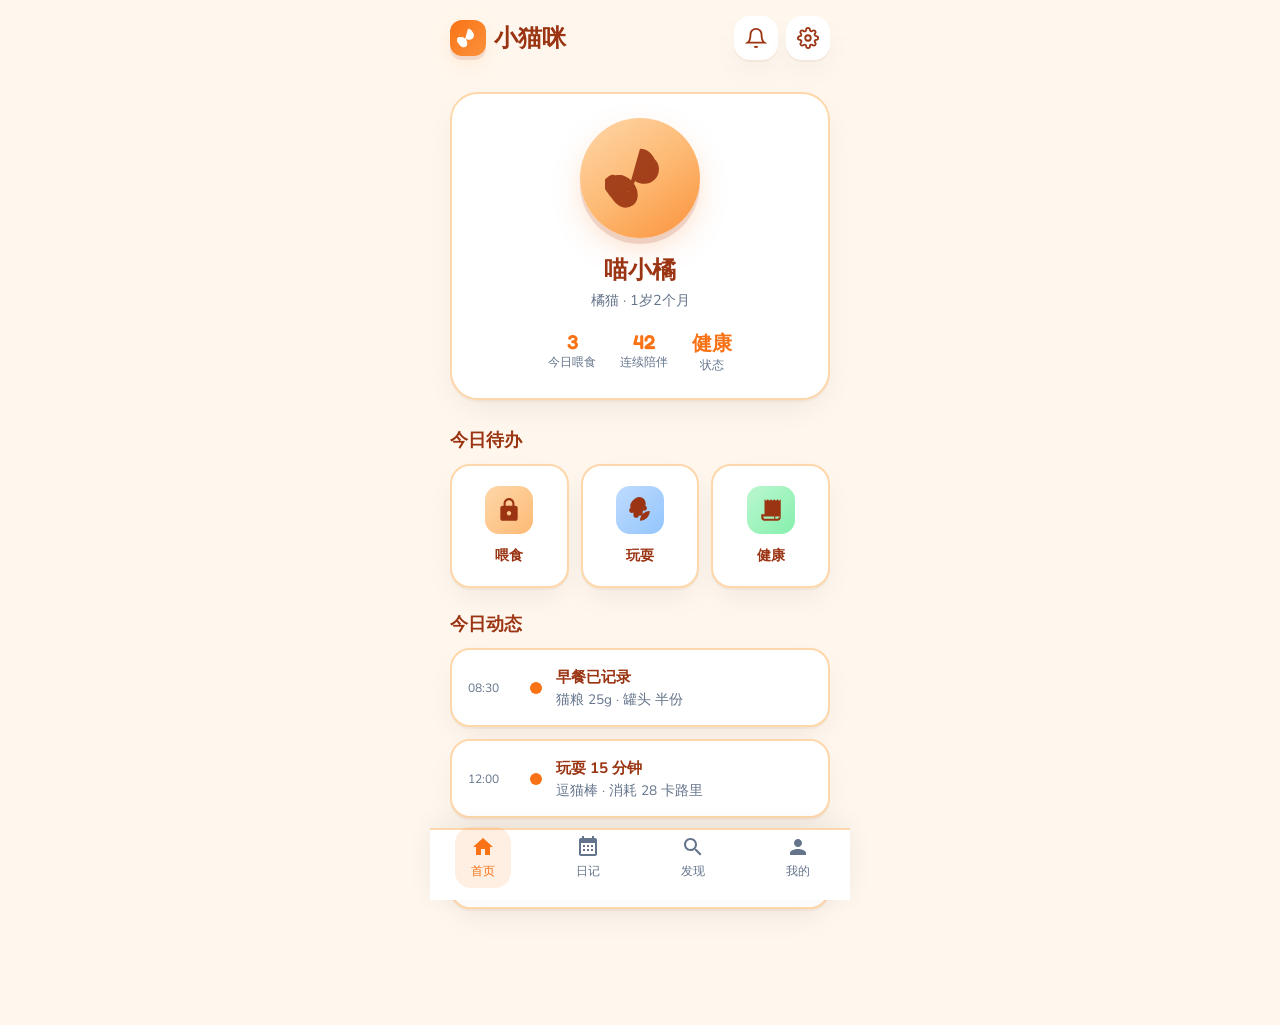
<file: ui-ux-pro-max-skill/preview/xiaomaomi-app.html>
<!DOCTYPE html>
<html lang="zh-CN">
<head>
  <meta charset="UTF-8">
  <meta name="viewport" content="width=device-width, initial-scale=1.0">
  <title>小猫咪 - 萌宠日常</title>
  <link rel="preconnect" href="https://fonts.googleapis.com">
  <link rel="preconnect" href="https://fonts.gstatic.com" crossorigin>
  <link href="https://fonts.googleapis.com/css2?family=Fredoka:wght@400;500;600;700&family=Nunito:wght@300;400;500;600;700&display=swap" rel="stylesheet">
  <style>
    :root {
      /* Pet Tech App 配色 - 来自 UI/UX Pro Max design system */
      --primary: #F97316;
      --primary-on: #0F172A;
      --secondary: #FB923C;
      --accent: #2563EB;
      --accent-on: #FFFFFF;
      --background: #FFF7ED;
      --foreground: #9A3412;
      --card: #FFFFFF;
      --card-foreground: #9A3412;
      --muted: #F1F0F0;
      --muted-foreground: #64748B;
      --border: #FED7AA;
      --destructive: #DC2626;
      --ring: #F97316;
      --radius-outer: 28px;
      --radius-card: 20px;
      --radius-btn: 16px;
      --shadow-clay: 0 4px 0 0 rgba(154, 52, 18, 0.12), 0 8px 24px -4px rgba(249, 115, 22, 0.15);
      --shadow-card: 0 2px 0 0 rgba(154, 52, 18, 0.06), 0 12px 32px -8px rgba(0,0,0,0.08);
    }

    * { box-sizing: border-box; margin: 0; padding: 0; }
    html { font-size: 16px; }
    body {
      font-family: 'Nunito', -apple-system, sans-serif;
      background: var(--background);
      color: var(--foreground);
      min-height: 100vh;
      padding-bottom: 80px;
      -webkit-font-smoothing: antialiased;
    }

    /* Header */
    .header {
      padding: 16px 20px 12px;
      display: flex;
      align-items: center;
      justify-content: space-between;
      background: linear-gradient(180deg, rgba(255,247,237,0.98) 0%, var(--background) 100%);
      position: sticky;
      top: 0;
      z-index: 10;
    }
    .logo {
      font-family: 'Fredoka', sans-serif;
      font-weight: 700;
      font-size: 1.5rem;
      color: var(--foreground);
      display: flex;
      align-items: center;
      gap: 8px;
    }
    .logo-icon {
      width: 36px;
      height: 36px;
      background: linear-gradient(135deg, var(--primary), var(--secondary));
      border-radius: 12px;
      display: flex;
      align-items: center;
      justify-content: center;
      box-shadow: var(--shadow-clay);
    }
    .logo-icon svg {
      width: 22px;
      height: 22px;
      fill: white;
    }
    .header-actions {
      display: flex;
      gap: 8px;
    }
    .icon-btn {
      width: 44px;
      height: 44px;
      border-radius: var(--radius-btn);
      border: none;
      background: var(--card);
      color: var(--foreground);
      cursor: pointer;
      display: flex;
      align-items: center;
      justify-content: center;
      box-shadow: var(--shadow-card);
      transition: transform 0.2s ease, box-shadow 0.2s ease;
    }
    .icon-btn:hover { transform: scale(0.96); }
    .icon-btn:focus-visible { outline: 2px solid var(--ring); outline-offset: 2px; }
    .icon-btn svg { width: 22px; height: 22px; }

    /* Hero - 主猫卡片 */
    .hero {
      padding: 20px;
      margin-bottom: 8px;
    }
    .hero-card {
      background: var(--card);
      border-radius: var(--radius-outer);
      padding: 24px;
      box-shadow: var(--shadow-card);
      border: 2px solid var(--border);
      text-align: center;
    }
    .cat-avatar {
      width: 120px;
      height: 120px;
      margin: 0 auto 16px;
      background: linear-gradient(145deg, #FED7AA 0%, #FDBA74 50%, #FB923C 100%);
      border-radius: 50%;
      display: flex;
      align-items: center;
      justify-content: center;
      box-shadow: 0 6px 0 0 rgba(154, 52, 18, 0.15), 0 12px 32px -4px rgba(249, 115, 22, 0.25);
    }
    .cat-avatar svg {
      width: 70px;
      height: 70px;
      fill: var(--foreground);
      opacity: 0.9;
    }
    .hero-card h1 {
      font-family: 'Fredoka', sans-serif;
      font-size: 1.5rem;
      color: var(--foreground);
      margin-bottom: 4px;
    }
    .hero-card .subtitle {
      font-size: 0.9rem;
      color: var(--muted-foreground);
      margin-bottom: 20px;
    }
    .stats-row {
      display: flex;
      justify-content: center;
      gap: 24px;
    }
    .stat {
      text-align: center;
    }
    .stat-value {
      font-family: 'Fredoka', sans-serif;
      font-weight: 600;
      font-size: 1.25rem;
      color: var(--primary);
    }
    .stat-label {
      font-size: 0.75rem;
      color: var(--muted-foreground);
    }

    /* 快捷操作区 */
    .section-title {
      font-family: 'Fredoka', sans-serif;
      font-size: 1.1rem;
      padding: 0 20px 12px;
      color: var(--foreground);
    }
    .quick-actions {
      padding: 0 20px 24px;
      display: grid;
      grid-template-columns: repeat(3, 1fr);
      gap: 12px;
    }
    .action-card {
      background: var(--card);
      border-radius: var(--radius-card);
      padding: 20px 12px;
      text-align: center;
      box-shadow: var(--shadow-card);
      border: 2px solid var(--border);
      cursor: pointer;
      transition: transform 0.2s ease, box-shadow 0.2s ease;
      text-decoration: none;
      color: inherit;
      display: block;
    }
    .action-card:hover {
      transform: translateY(-2px);
      box-shadow: 0 4px 0 0 rgba(154, 52, 18, 0.08), 0 16px 40px -8px rgba(0,0,0,0.12);
    }
    .action-card:focus-visible { outline: 2px solid var(--ring); outline-offset: 2px; }
    .action-icon {
      width: 48px;
      height: 48px;
      margin: 0 auto 10px;
      border-radius: 14px;
      display: flex;
      align-items: center;
      justify-content: center;
    }
    .action-card:nth-child(1) .action-icon { background: linear-gradient(135deg, #FED7AA, #FDBA74); }
    .action-card:nth-child(2) .action-icon { background: linear-gradient(135deg, #BFDBFE, #93C5FD); }
    .action-card:nth-child(3) .action-icon { background: linear-gradient(135deg, #BBF7D0, #86EFAC); }
    .action-icon svg { width: 26px; height: 26px; fill: var(--foreground); }
    .action-card span {
      font-size: 0.9rem;
      font-weight: 600;
      color: var(--foreground);
    }

    /* 今日动态 */
    .feed-section {
      padding: 0 20px 24px;
    }
    .feed-card {
      background: var(--card);
      border-radius: var(--radius-card);
      padding: 16px;
      margin-bottom: 12px;
      box-shadow: var(--shadow-card);
      border: 2px solid var(--border);
      display: flex;
      align-items: center;
      gap: 14px;
    }
    .feed-time {
      font-size: 0.75rem;
      color: var(--muted-foreground);
      min-width: 48px;
    }
    .feed-dot {
      width: 12px;
      height: 12px;
      border-radius: 50%;
      background: var(--primary);
      flex-shrink: 0;
    }
    .feed-content {
      flex: 1;
    }
    .feed-content strong {
      font-size: 0.95rem;
      color: var(--foreground);
    }
    .feed-content p {
      font-size: 0.85rem;
      color: var(--muted-foreground);
      margin-top: 2px;
    }

    /* 底部导航 */
    .bottom-nav {
      position: fixed;
      bottom: 0;
      left: 0;
      right: 0;
      height: 72px;
      background: var(--card);
      border-top: 2px solid var(--border);
      display: flex;
      justify-content: space-around;
      align-items: center;
      padding: 8px 0 24px;
      box-shadow: 0 -4px 24px rgba(0,0,0,0.06);
    }
    .nav-item {
      display: flex;
      flex-direction: column;
      align-items: center;
      gap: 4px;
      color: var(--muted-foreground);
      text-decoration: none;
      font-size: 0.75rem;
      padding: 8px 16px;
      border-radius: var(--radius-btn);
      transition: color 0.2s, background 0.2s;
    }
    .nav-item:hover, .nav-item.active {
      color: var(--primary);
    }
    .nav-item.active {
      background: rgba(249, 115, 22, 0.12);
    }
    .nav-item svg {
      width: 24px;
      height: 24px;
      fill: currentColor;
    }

    /* 响应式 */
    @media (min-width: 768px) {
      body { max-width: 420px; margin: 0 auto; }
      .bottom-nav { max-width: 420px; left: 50%; transform: translateX(-50%); }
    }
  </style>
</head>
<body>
  <header class="header">
    <div class="logo">
      <div class="logo-icon" aria-hidden="true">
        <svg viewBox="0 0 24 24" xmlns="http://www.w3.org/2000/svg"><path d="M12 2c2.5 0 4 1.5 5 3.5 1 .9 1.5 2.1 1.5 3.5 0 2.8-2.2 5-5 5-1.2 0-2.3-.4-3.2-1-.1.4-.3.8-.5 1.2-.6 1.2-1.5 2.2-2.6 2.8-.3.2-.7.3-1 .5-.4.2-.8.4-1.2.5-.5.2-1 .3-1.5.3-1.7 0-3.2-1.4-3.5-3.1-.1-.5 0-1 .2-1.5.2-.4.5-.7.8-1 .4-.4.8-.7 1.2-1 .5-.3 1-.5 1.5-.6.6-.2 1.2-.2 1.8-.1.5.1 1 .3 1.5.5.4.2.8.4 1.2.7.3.2.6.5.9.8.2.2.4.4.6.7.2.2.3.5.5.7.2.3.3.6.5 1 .2.4.3.8.4 1.2.1.5.1 1 .1 1.5 0 .5-.1 1-.3 1.5-.2.5-.5.9-.8 1.3-.4.4-.9.7-1.4.9-.5.2-1 .4-1.6.4-.5 0-1-.1-1.5-.3-.4-.2-.8-.4-1.2-.7-.3-.2-.6-.5-.9-.8-.2-.2-.4-.5-.6-.7-.2-.3-.4-.5-.6-.8-.2-.2-.4-.5-.6-.7-.2-.2-.4-.5-.5-.7-.2-.2-.3-.5-.5-.7-.1-.2-.3-.4-.4-.6-.1-.2-.2-.4-.3-.6-.1-.2-.2-.4-.2-.6-.1-.2-.1-.4-.2-.6 0-.2-.1-.4-.1-.6 0-.2 0-.4.1-.6.1-.2.2-.4.3-.5.1-.2.3-.3.4-.5.2-.1.3-.3.5-.4.2-.1.3-.3.5-.4.2-.1.4-.2.6-.3.2-.1.4-.1.6-.2.2 0 .4 0 .6.1.2 0 .4.1.6.2.2.1.4.2.5.4.2.1.3.3.5.5.1.2.3.4.4.6.1.2.2.4.3.6.1.2.1.4.2.7.1.2 0 .5.1.7.1.2 0 .5 0 .7-.1.2-.1.5-.2.7-.4.2-.2.4-.4.6-.6.2-.2.3-.5.5-.7.1-.2.3-.5.4-.7.1-.2.2-.5.3-.7.1-.2.1-.5.2-.7 0-.2.1-.5.1-.7 0-.2 0-.5-.1-.7-.1-.2-.2-.4-.4-.6-.2-.2-.4-.3-.6-.5-.2-.1-.4-.2-.7-.3-.2-.1-.5-.1-.7-.1-.2 0-.5.1-.7.2-.2.1-.4.2-.6.4-.2.2-.3.4-.5.6-.1.2-.2.4-.3.6-.1.2-.1.4-.2.6 0 .2 0 .4.1.6.1.2.1.4.2.5.1.2.2.3.3.5.1.2.2.4.3.5.1.2.2.3.3.5.1.2.1.3.2.5.1.2.1.3.2.5.1.2.1.3.1.5 0 .2.1.4.1.5.1.2 0 .3.1.5.1.2.1.3.2.5.2.2.1.3.2.5.2.2.1.3.3.5.3.2.1.3.3.5.3.2.1.3.3.5.3.2.1.3.3.5.3z"/></svg>
      </div>
      小猫咪
    </div>
    <div class="header-actions">
      <button type="button" class="icon-btn" aria-label="通知">
        <svg viewBox="0 0 24 24" fill="none" stroke="currentColor" stroke-width="2"><path d="M18 8A6 6 0 0 0 6 8c0 7-3 9-3 9h18s-3-2-3-9"/><path d="M13.73 21a2 2 0 0 1-3.46 0"/></svg>
      </button>
      <button type="button" class="icon-btn" aria-label="设置">
        <svg viewBox="0 0 24 24" fill="none" stroke="currentColor" stroke-width="2"><circle cx="12" cy="12" r="3"/><path d="M19.4 15a1.65 1.65 0 0 0 .33 1.82l.06.06a2 2 0 0 1 0 2.83 2 2 0 0 1-2.83 0l-.06-.06a1.65 1.65 0 0 0-1.82-.33 1.65 1.65 0 0 0-1 1.51V21a2 2 0 0 1-2 2 2 2 0 0 1-2-2v-.09A1.65 1.65 0 0 0 9 19.4a1.65 1.65 0 0 0-1.82.33l-.06.06a2 2 0 0 1-2.83 0 2 2 0 0 1 0-2.83l.06-.06a1.65 1.65 0 0 0 .33-1.82 1.65 1.65 0 0 0-1.51-1H3a2 2 0 0 1-2-2 2 2 0 0 1 2-2h.09A1.65 1.65 0 0 0 4.6 9a1.65 1.65 0 0 0-.33-1.82l-.06-.06a2 2 0 0 1 0-2.83 2 2 0 0 1 2.83 0l.06.06a1.65 1.65 0 0 0 1.82.33H9a1.65 1.65 0 0 0 1-1.51V3a2 2 0 0 1 2-2 2 2 0 0 1 2 2v.09a1.65 1.65 0 0 0 1 1.51 1.65 1.65 0 0 0 1.82-.33l.06-.06a2 2 0 0 1 2.83 0 2 2 0 0 1 0 2.83l-.06.06a1.65 1.65 0 0 0-.33 1.82V9a1.65 1.65 0 0 0 1.51 1H21a2 2 0 0 1 2 2 2 2 0 0 1-2 2h-.09a1.65 1.65 0 0 0-1.51 1z"/></svg>
      </button>
    </div>
  </header>

  <main>
    <section class="hero">
      <div class="hero-card">
        <div class="cat-avatar" role="img" aria-label="猫咪头像">
          <svg viewBox="0 0 24 24" xmlns="http://www.w3.org/2000/svg"><path d="M12 2c2.5 0 4 1.5 5 3.5 1 .9 1.5 2.1 1.5 3.5 0 2.8-2.2 5-5 5-1.2 0-2.3-.4-3.2-1-.1.4-.3.8-.5 1.2-.6 1.2-1.5 2.2-2.6 2.8-.3.2-.7.3-1 .5-.4.2-.8.4-1.2.5-.5.2-1 .3-1.5.3-1.7 0-3.2-1.4-3.5-3.1-.1-.5 0-1 .2-1.5.2-.4.5-.7.8-1 .4-.4.8-.7 1.2-1 .5-.3 1-.5 1.5-.6.6-.2 1.2-.2 1.8-.1.5.1 1 .3 1.5.5.4.2.8.4 1.2.7.3.2.6.5.9.8.2.2.4.4.6.7.2.2.3.5.5.7.2.3.3.6.5 1 .2.4.3.8.4 1.2.1.5.1 1 .1 1.5 0 .5-.1 1-.3 1.5-.2.5-.5.9-.8 1.3-.4.4-.9.7-1.4.9-.5.2-1 .4-1.6.4-.5 0-1-.1-1.5-.3-.4-.2-.8-.4-1.2-.7-.3-.2-.6-.5-.9-.8-.2-.2-.4-.5-.6-.7-.2-.3-.4-.5-.6-.8-.2-.2-.4-.5-.6-.7-.2-.2-.4-.5-.5-.7-.2-.2-.3-.5-.5-.7-.1-.2-.3-.4-.4-.6-.1-.2-.2-.4-.3-.6-.1-.2-.2-.4-.2-.6-.1-.2-.1-.4-.2-.6 0-.2-.1-.4-.1-.6 0-.2 0-.4.1-.6.1-.2.2-.4.3-.5.1-.2.3-.3.4-.5.2-.1.3-.3.5-.4.2-.1.3-.3.5-.4.2-.1.4-.2.6-.3.2-.1.4-.1.6-.2.2 0 .4 0 .6.1.2 0 .4.1.6.2.2.1.4.2.5.4.2.1.3.3.5.5.1.2.3.4.4.6.1.2.2.4.3.6.1.2.1.4.2.7.1.2 0 .5.1.7.1.2 0 .5 0 .7-.1.2-.1.5-.2.7-.4.2-.2.4-.4.6-.6.2-.2.3-.5.5-.7.1-.2.3-.5.4-.7.1-.2.2-.5.3-.7.1-.2.1-.5.2-.7 0-.2.1-.5.1-.7 0-.2 0-.5-.1-.7-.1-.2-.2-.4-.4-.6-.2-.2-.4-.3-.6-.5-.2-.1-.4-.2-.7-.3-.2-.1-.5-.1-.7-.1-.2 0-.5.1-.7.2-.2.1-.4.2-.6.4-.2.2-.3.4-.5.6-.1.2-.2.4-.3.6-.1.2-.1.4-.2.6 0 .2 0 .4.1.6.1.2.1.4.2.5.1.2.2.3.3.5.1.2.2.4.3.5.1.2.2.3.3.5.1.2.1.3.2.5.1.2.1.3.2.5.1.2.1.3.1.5 0 .2.1.4.1.5.1.2 0 .3.1.5.1.2.1.3.2.5.2.2.1.3.2.5.2.2.1.3.3.5.3.2.1.3.3.5.3.2.1.3.3.5.3.2.1.3.3.5.3z"/></svg>
        </div>
        <h1>喵小橘</h1>
        <p class="subtitle">橘猫 · 1岁2个月</p>
        <div class="stats-row">
          <div class="stat">
            <div class="stat-value">3</div>
            <div class="stat-label">今日喂食</div>
          </div>
          <div class="stat">
            <div class="stat-value">42</div>
            <div class="stat-label">连续陪伴</div>
          </div>
          <div class="stat">
            <div class="stat-value">健康</div>
            <div class="stat-label">状态</div>
          </div>
        </div>
      </div>
    </section>

    <h2 class="section-title">今日待办</h2>
    <div class="quick-actions">
      <a href="#" class="action-card">
        <div class="action-icon">
          <svg viewBox="0 0 24 24" xmlns="http://www.w3.org/2000/svg"><path d="M18 8h-1V6c0-2.76-2.24-5-5-5S7 3.24 7 6v2H6c-1.1 0-2 .9-2 2v10c0 1.1.9 2 2 2h12c1.1 0 2-.9 2-2V10c0-1.1-.9-2-2-2zm-6 9c-1.1 0-2-.9-2-2s.9-2 2-2 2 .9 2 2-.9 2-2 2zm3.1-9H8.9V6c0-1.71 1.39-3.1 3.1-3.1 1.71 0 3.1 1.39 3.1 3.1v2z"/></svg>
        </div>
        <span>喂食</span>
      </a>
      <a href="#" class="action-card">
        <div class="action-icon">
          <svg viewBox="0 0 24 24" xmlns="http://www.w3.org/2000/svg"><path d="M12 22c4.97 0 9-4.03 9-9-4.97 0-9 4.03-9 9zM5.6 10.25c0 1.38 1.12 2.5 2.5 2.5.53 0 1.01-.16 1.42-.44l-.02 2.44c0 1.38 1.12 2.5 2.5 2.5s2.5-1.12 2.5-2.5l-.02-2.44c.4.28.89.44 1.42.44 1.38 0 2.5-1.12 2.5-2.5 0-1-.6-1.86-1.44-2.28.19-.59.31-1.23.31-1.91 0-3.31-2.69-6-6-6S3 4.69 3 8c0 .68.12 1.32.31 1.91C2.6 10.39 2 11.25 2 12.25 2 13.63 3.12 14.75 4.5 14.75c.53 0 1.01-.16 1.42-.44l.02 2.44c0 1.38 1.12 2.5 2.5 2.5s2.5-1.12 2.5-2.5l.02-2.44c.4.28.89.44 1.42.44 1.38 0 2.5-1.12 2.5-2.5 0-1-.6-1.86-1.44-2.28.19-.59.31-1.23.31-1.91 0-3.31-2.69-6-6-6z"/></svg>
        </div>
        <span>玩耍</span>
      </a>
      <a href="#" class="action-card">
        <div class="action-icon">
          <svg viewBox="0 0 24 24" xmlns="http://www.w3.org/2000/svg"><path d="M19.5 3.5L18 2l-1.5 1.5L15 2l-1.5 1.5L12 2l-1.5 1.5L9 2 7.5 3.5 6 2v14H3v3c0 1.66 1.34 3 3 3h12c1.66 0 3-1.34 3-3V2l-1.5 1.5zM15 20H6c-.55 0-1-.45-1-1v-1h10v2zm4-1c0 .55-.45 1-1 1h-2v-2h4v1z"/></svg>
        </div>
        <span>健康</span>
      </a>
    </div>

    <h2 class="section-title">今日动态</h2>
    <section class="feed-section">
      <div class="feed-card">
        <span class="feed-time">08:30</span>
        <span class="feed-dot"></span>
        <div class="feed-content">
          <strong>早餐已记录</strong>
          <p>猫粮 25g · 罐头 半份</p>
        </div>
      </div>
      <div class="feed-card">
        <span class="feed-time">12:00</span>
        <span class="feed-dot"></span>
        <div class="feed-content">
          <strong>玩耍 15 分钟</strong>
          <p>逗猫棒 · 消耗 28 卡路里</p>
        </div>
      </div>
      <div class="feed-card">
        <span class="feed-time">18:00</span>
        <span class="feed-dot"></span>
        <div class="feed-content">
          <strong>晚餐待喂</strong>
          <p>点击记录今日晚餐</p>
        </div>
      </div>
    </section>
  </main>

  <nav class="bottom-nav" aria-label="主导航">
    <a href="#" class="nav-item active" aria-current="page">
      <svg viewBox="0 0 24 24"><path d="M10 20v-6h4v6h5v-8h3L12 3 2 12h3v8z"/></svg>
      首页
    </a>
    <a href="#" class="nav-item">
      <svg viewBox="0 0 24 24"><path d="M19 3h-1V1h-2v2H8V1H6v2H5c-1.11 0-1.99.9-1.99 2L3 19c0 1.1.89 2 2 2h14c1.1 0 2-.9 2-2V5c0-1.1-.9-2-2-2zm0 16H5V8h14v11zM9 10H7v2h2v-2zm4 0h-2v2h2v-2zm4 0h-2v2h2v-2zm-8 4H7v2h2v-2zm4 0h-2v2h2v-2zm4 0h-2v2h2v-2z"/></svg>
      日记
    </a>
    <a href="#" class="nav-item">
      <svg viewBox="0 0 24 24"><path d="M15.5 14h-.79l-.28-.27C15.41 12.59 16 11.11 16 9.5 16 5.91 13.09 3 9.5 3S3 5.91 3 9.5 5.91 16 9.5 16c1.61 0 3.09-.59 4.23-1.57l.27.28v.79l5 4.99L20.49 19l-4.99-5zm-6 0C7.01 14 5 11.99 5 9.5S7.01 5 9.5 5 14 7.01 14 9.5 11.99 14 9.5 14z"/></svg>
      发现
    </a>
    <a href="#" class="nav-item">
      <svg viewBox="0 0 24 24"><path d="M12 12c2.21 0 4-1.79 4-4s-1.79-4-4-4-4 1.79-4 4 1.79 4 4 4zm0 2c-2.67 0-8 1.34-8 4v2h16v-2c0-2.66-5.33-4-8-4z"/></svg>
      我的
    </a>
  </nav>
</body>
</html>
</file>
